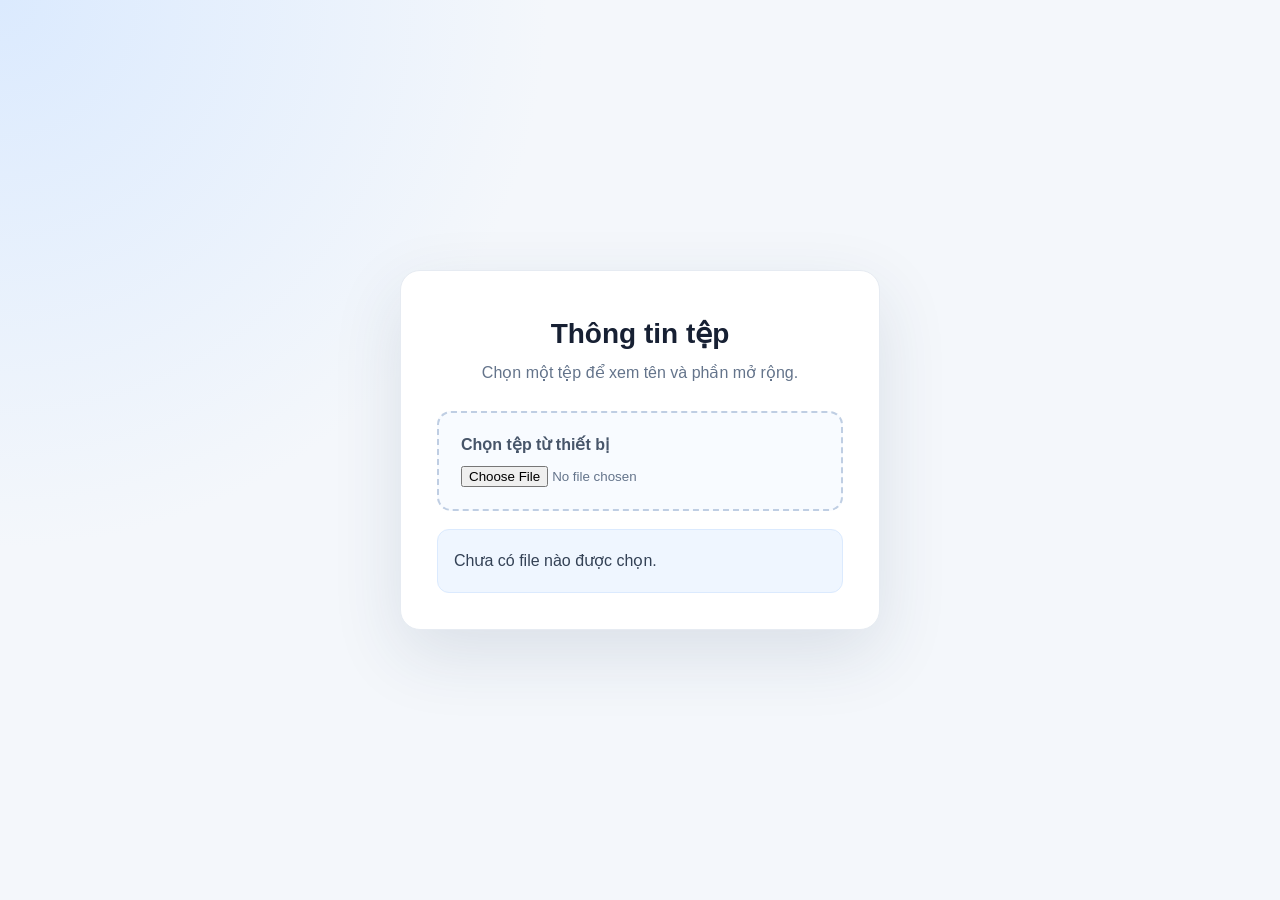
<file: 6651071037_C11/index.html>
<!DOCTYPE html>
<html lang="vi">
  <head>
    <meta charset="UTF-8" />
    <meta name="viewport" content="width=device-width, initial-scale=1.0" />
    <title>Câu 11</title>
    <script src="../jquery-3.7.1.min.js"></script>
    <link rel="stylesheet" href="style.css" />
  </head>
  <body>
    <div class="box">
      <h2>Thông tin tệp</h2>
      <p class="description">Chọn một tệp để xem tên và phần mở rộng.</p>
      <label class="upload-area" for="fileInput">
        <span>Chọn tệp từ thiết bị</span>
        <input type="file" id="fileInput" />
      </label>
      <div id="fileInfo">Chưa có file nào được chọn.</div>
    </div>
    <script src="script.js"></script>
  </body>
</html>
</file>
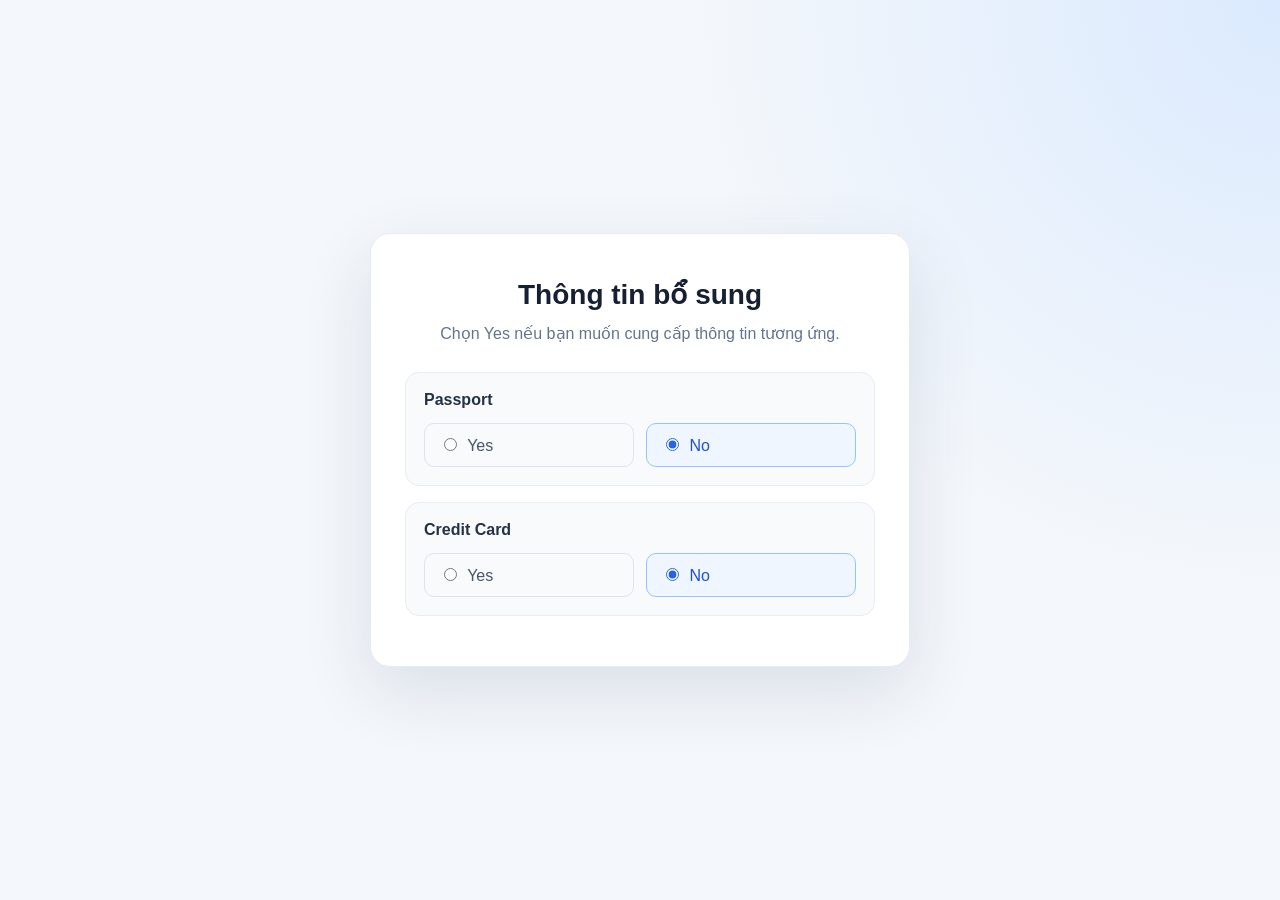
<file: 6651071037_C12/index.html>
<!DOCTYPE html>
<html lang="vi">
  <head>
    <meta charset="UTF-8" />
    <meta name="viewport" content="width=device-width, initial-scale=1.0" />
    <title>Câu 12</title>
    <script src="../jquery-3.7.1.min.js"></script>
    <link rel="stylesheet" href="style.css" />
  </head>
  <body>
    <div class="box">
      <h2>Thông tin bổ sung</h2>
      <p class="description">Chọn Yes nếu bạn muốn cung cấp thông tin tương ứng.</p>
      <div class="row">
        <span class="label">Passport</span>
        <div class="option-group">
          <label><input type="radio" name="passport" value="yes" /> Yes</label>
          <label><input type="radio" name="passport" value="no" checked /> No</label>
        </div>
        <div id="passportBox" class="hidden">
          <input type="text" placeholder="Nhập thông tin passport" />
        </div>
      </div>
      <div class="row">
        <span class="label">Credit Card</span>
        <div class="option-group">
          <label><input type="radio" name="credit" value="yes" /> Yes</label>
          <label><input type="radio" name="credit" value="no" checked /> No</label>
        </div>
        <div id="creditBox" class="hidden">
          <input type="text" placeholder="Nhập thông tin thẻ" />
        </div>
      </div>
    </div>
    <script src="script.js"></script>
  </body>
</html>
</file>
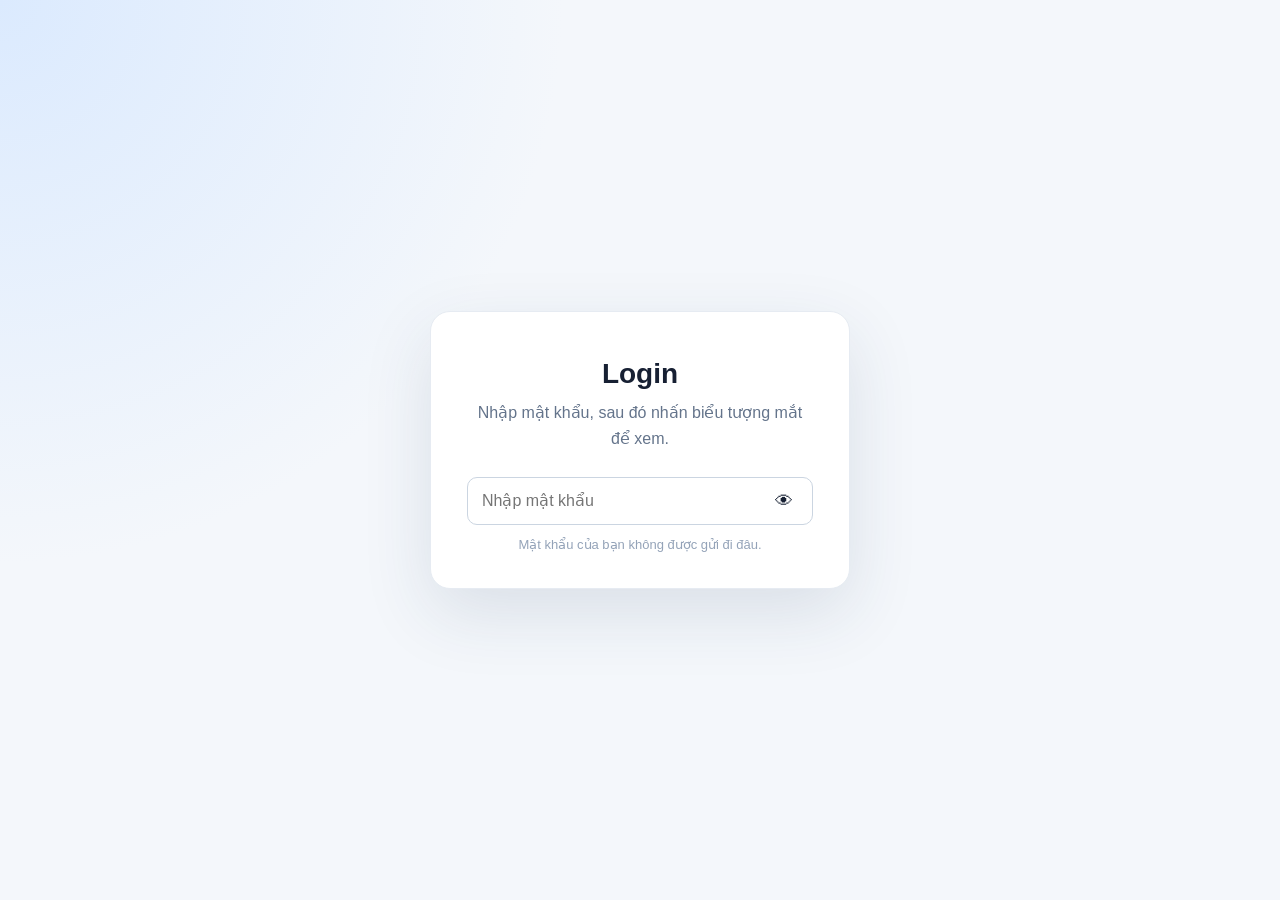
<file: 6651071037_C13/index.html>
<!DOCTYPE html>
<html lang="vi">
  <head>
    <meta charset="UTF-8" />
    <meta name="viewport" content="width=device-width, initial-scale=1.0" />
    <title>Câu 13</title>
    <script src="../jquery-3.7.1.min.js"></script>
    <link rel="stylesheet" href="style.css" />
  </head>
  <body>
    <div class="box">
      <h2>Login</h2>
      <p class="description">Nhập mật khẩu, sau đó nhấn biểu tượng mắt để xem.</p>
      <div class="password-wrap">
        <input type="password" id="password" placeholder="Nhập mật khẩu" />
        <span class="eye" id="togglePassword">👁</span>
      </div>
      <p class="hint">Mật khẩu của bạn không được gửi đi đâu.</p>
    </div>
    <script src="script.js"></script>
  </body>
</html>
</file>
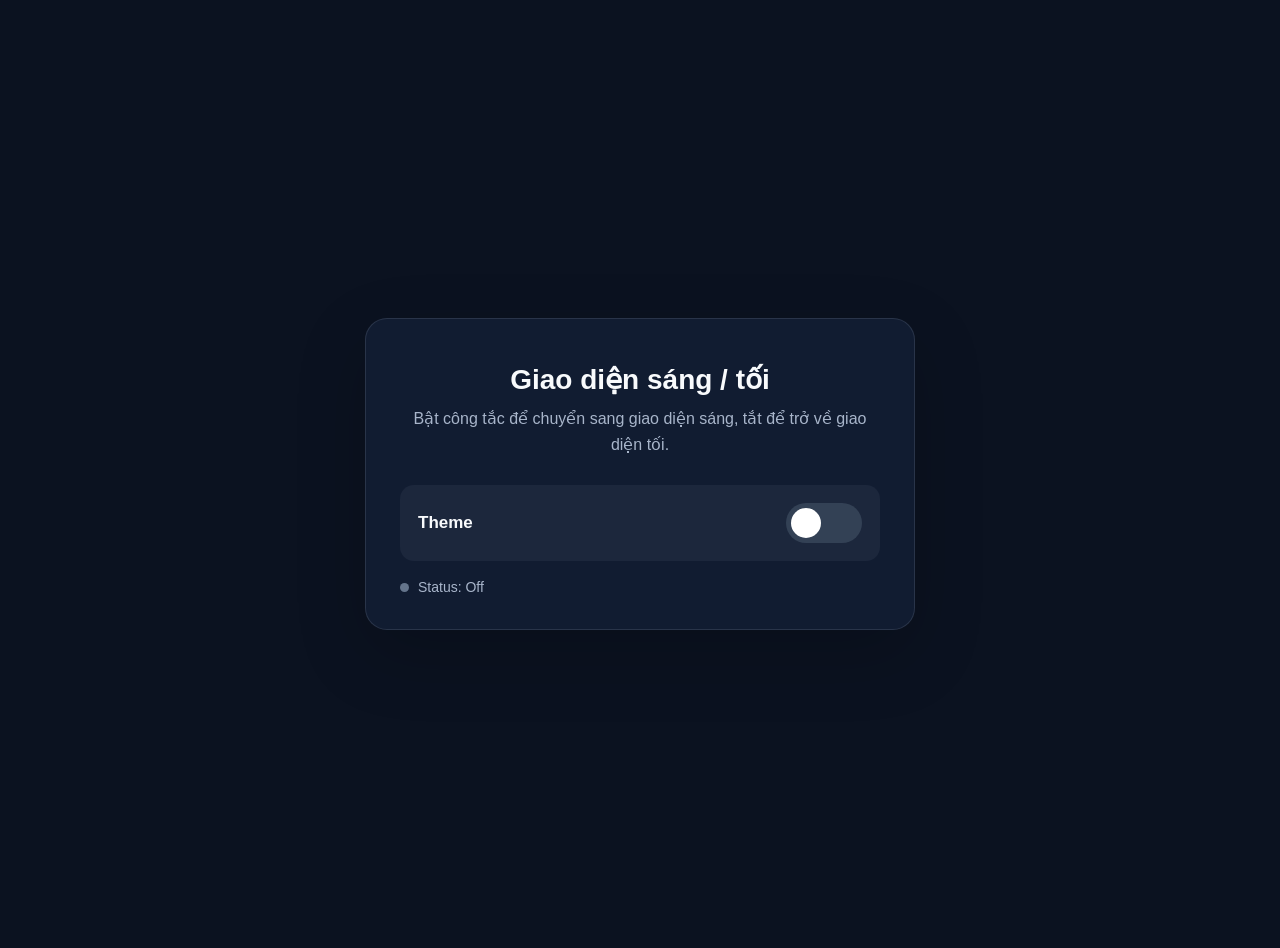
<file: 6651071037_C14/index.html>
<!DOCTYPE html>
<html lang="vi">
  <head>
    <meta charset="UTF-8" />
    <meta name="viewport" content="width=device-width, initial-scale=1.0" />
    <title>Câu 14</title>
    <script src="../jquery-3.7.1.min.js"></script>
    <link rel="stylesheet" href="style.css" />
  </head>
  <body>
    <div class="panel">
      <h2>Giao diện sáng / tối</h2>
      <p class="description">Bật công tắc để chuyển sang giao diện sáng, tắt để trở về giao diện tối.</p>
      <div class="toggle-row">
        <div class="label">Theme</div>
        <div id="themeToggle" class="switch" role="switch" aria-checked="false" tabindex="0" aria-label="Toggle theme"><div class="slider"></div></div>
      </div>
      <div class="status" id="themeStatus">Status: Off</div>
    </div>
    <script src="script.js"></script>
  </body>
</html>
</file>
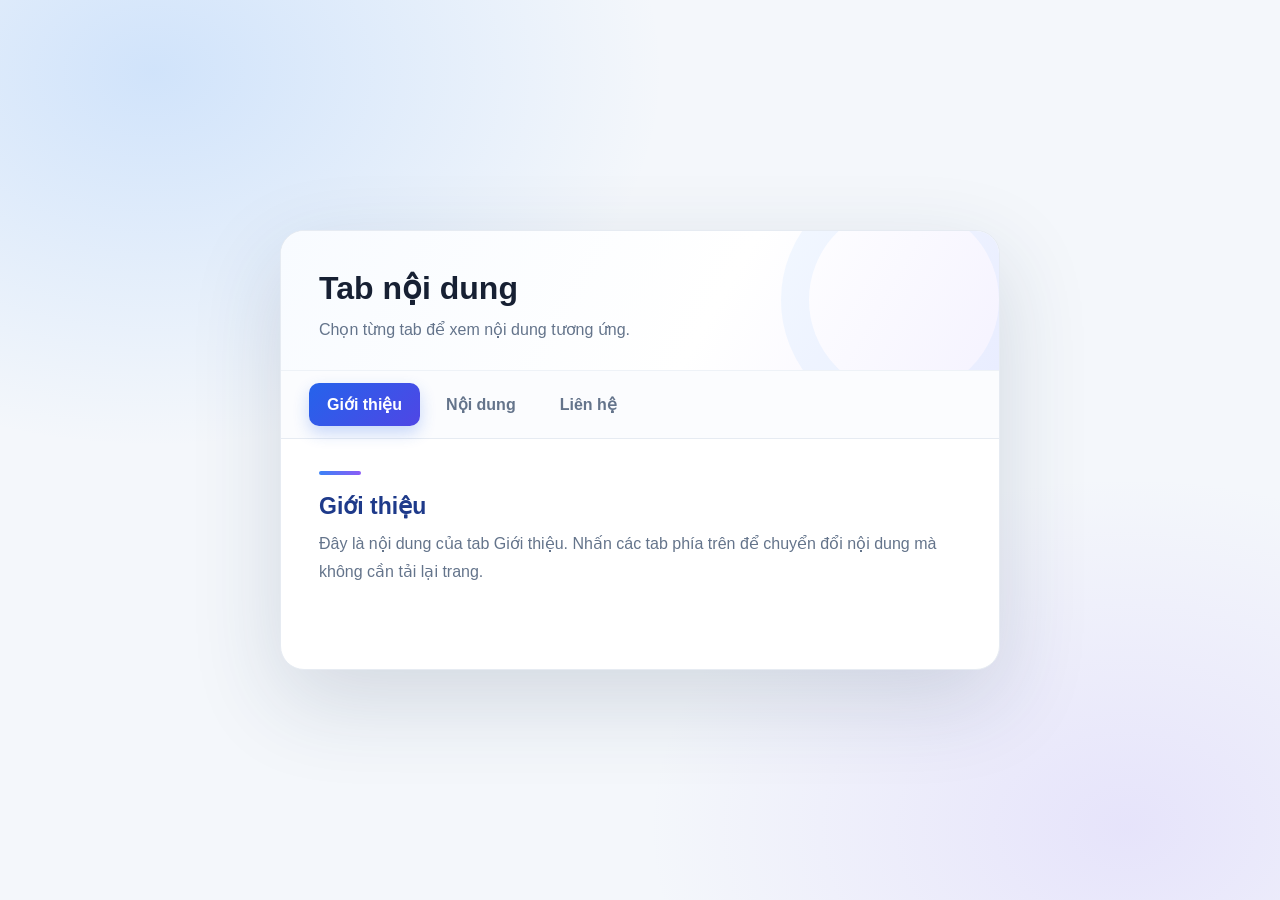
<file: 6651071037_C15/index.html>
<!DOCTYPE html>
<html lang="vi">
  <head>
    <meta charset="UTF-8" />
    <meta name="viewport" content="width=device-width, initial-scale=1.0" />
    <title>Câu 15 - Tabs với jQuery</title>
    <script src="../jquery-3.7.1.min.js"></script>
    <link rel="stylesheet" href="style.css" />
  </head>
  <body>
    <main class="card">
      <header class="card-header">
        <h1>Tab nội dung</h1>
        <p class="description">Chọn từng tab để xem nội dung tương ứng.</p>
      </header>

      <div class="tab-list" role="tablist" aria-label="Các mục nội dung">
        <button class="tab-button active" id="tab-1" type="button" role="tab"
          aria-selected="true" aria-controls="panel-1" tabindex="0">Giới thiệu</button>
        <button class="tab-button" id="tab-2" type="button" role="tab"
          aria-selected="false" aria-controls="panel-2" tabindex="-1">Nội dung</button>
        <button class="tab-button" id="tab-3" type="button" role="tab"
          aria-selected="false" aria-controls="panel-3" tabindex="-1">Liên hệ</button>
      </div>

      <section class="tab-panel" id="panel-1" role="tabpanel" aria-labelledby="tab-1">
        <h2>Giới thiệu</h2>
        <p>Đây là nội dung của tab Giới thiệu. Nhấn các tab phía trên để chuyển đổi nội dung mà không cần tải lại trang.</p>
      </section>
      <section class="tab-panel" id="panel-2" role="tabpanel" aria-labelledby="tab-2" hidden>
        <h2>Nội dung</h2>
        <p>Các tab được dàn trang bằng CSS. jQuery lắng nghe sự kiện click, đổi trạng thái tab đang chọn và hiển thị đúng phần nội dung.</p>
      </section>
      <section class="tab-panel" id="panel-3" role="tabpanel" aria-labelledby="tab-3" hidden>
        <h2>Liên hệ</h2>
        <p>Đây là nội dung của tab Liên hệ. Bạn có thể thay các tiêu đề và phần nội dung mẫu này theo source được cung cấp.</p>
      </section>
    </main>
    <script src="script.js"></script>
  </body>
</html>
</file>
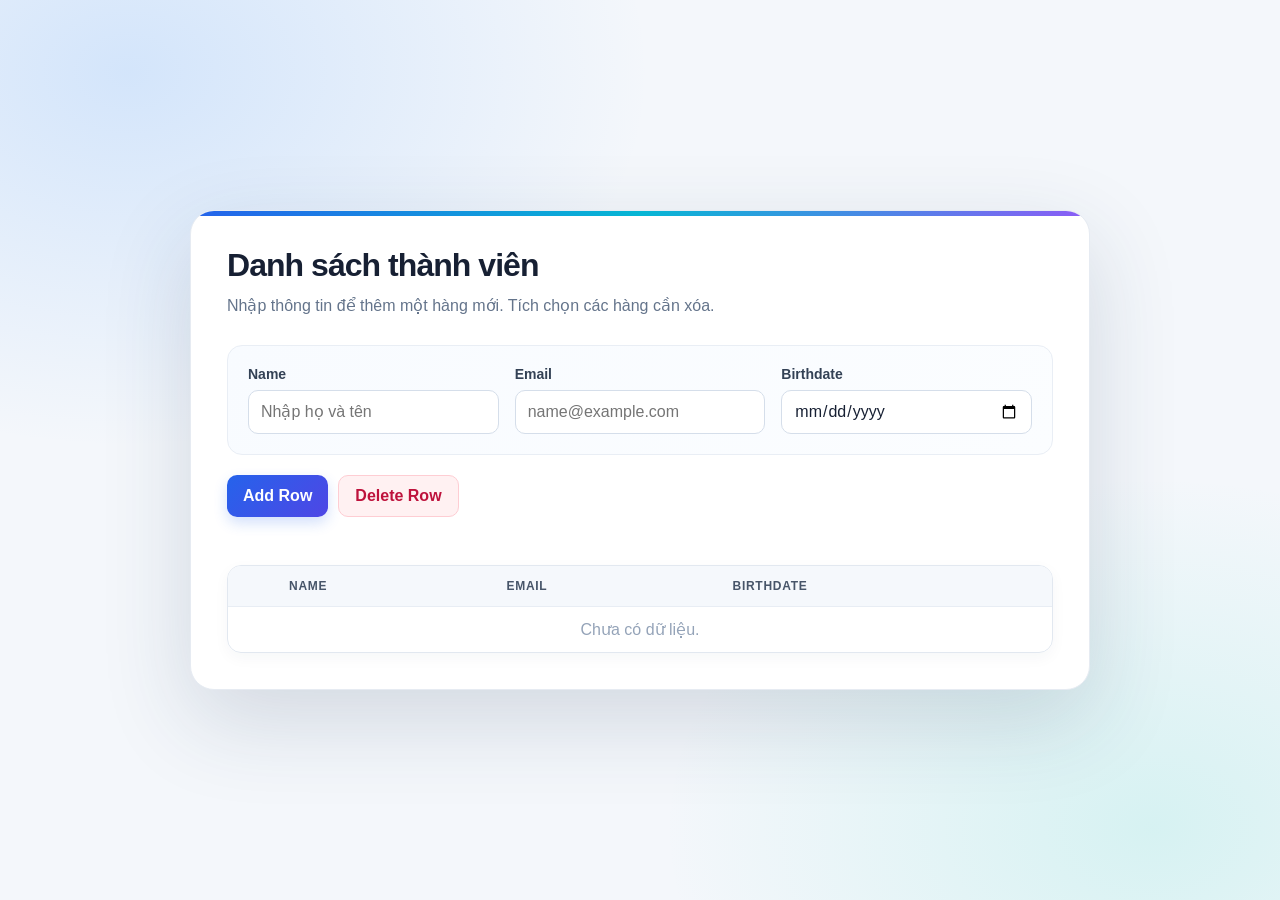
<file: 6651071037_C16/index.html>
<!DOCTYPE html>
<html lang="vi">
  <head>
    <meta charset="UTF-8" />
    <meta name="viewport" content="width=device-width, initial-scale=1.0" />
    <title>Quản lý danh sách</title>
    <script src="../jquery-3.7.1.min.js"></script>
    <link rel="stylesheet" href="style.css" />
  </head>
  <body>
    <main class="card">
      <h1>Danh sách thành viên</h1>
      <p class="description">Nhập thông tin để thêm một hàng mới. Tích chọn các hàng cần xóa.</p>

      <form id="memberForm" novalidate>
        <div class="form-grid">
          <div>
            <label for="name">Name</label>
            <input id="name" name="name" type="text" placeholder="Nhập họ và tên" required />
          </div>
          <div>
            <label for="email">Email</label>
            <input id="email" name="email" type="email" placeholder="name@example.com" required />
          </div>
          <div>
            <label for="birthdate">Birthdate</label>
            <input id="birthdate" name="birthdate" type="date" required />
          </div>
        </div>
        <div class="actions">
          <button class="add-button" type="submit">Add Row</button>
          <button class="delete-button" id="deleteRows" type="button">Delete Row</button>
        </div>
        <p id="message" class="message" role="status" aria-live="polite"></p>
      </form>

      <div class="table-wrap">
        <table>
          <thead>
            <tr>
              <th class="select-cell"><span class="sr-only">Chọn</span></th>
              <th>Name</th>
              <th>Email</th>
              <th>Birthdate</th>
            </tr>
          </thead>
          <tbody id="memberRows">
            <tr class="empty-row"><td colspan="4">Chưa có dữ liệu.</td></tr>
          </tbody>
        </table>
      </div>
    </main>
    <script src="script.js"></script>
  </body>
</html>
</file>
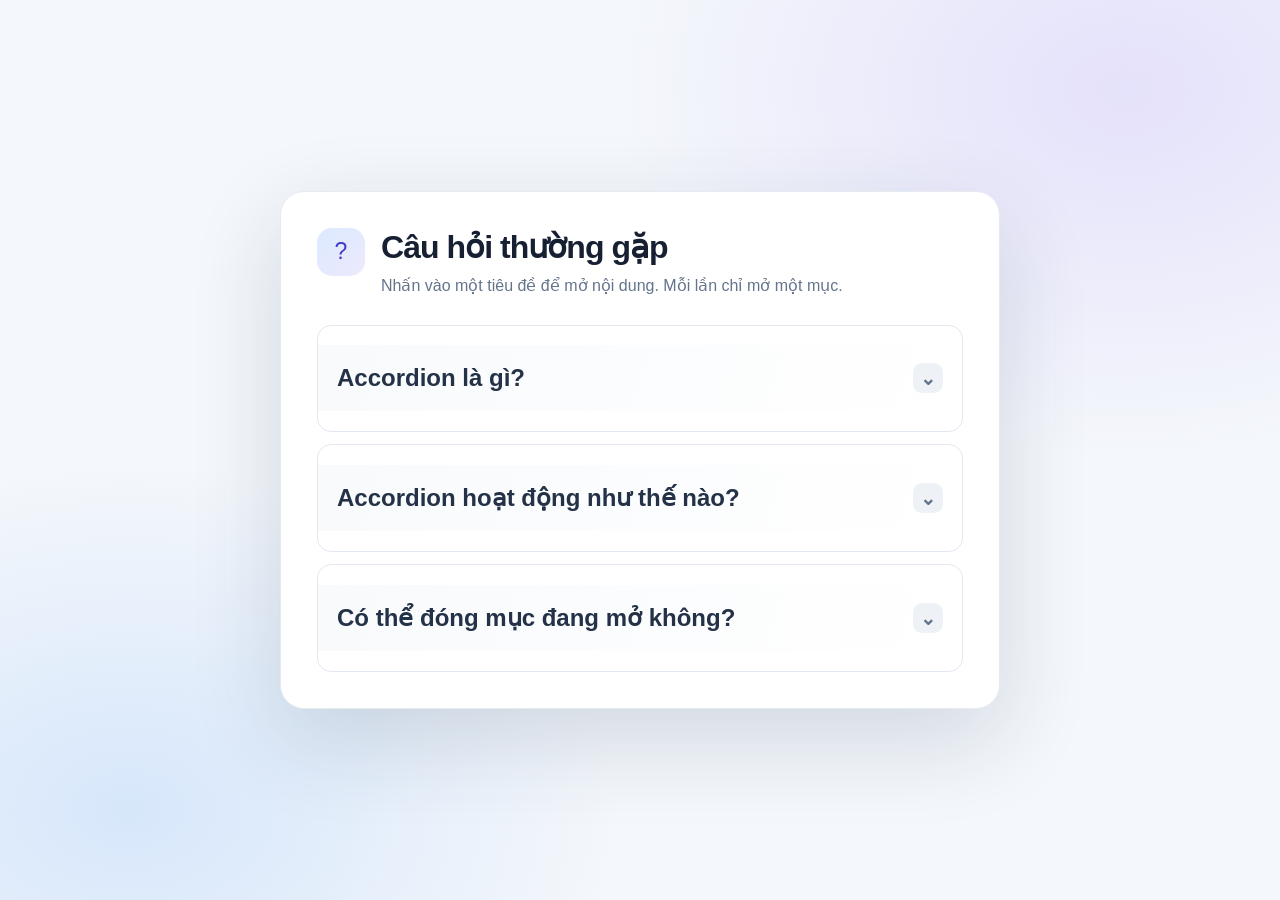
<file: 6651071037_C17/index.html>
<!DOCTYPE html>
<html lang="vi">
  <head>
    <meta charset="UTF-8" />
    <meta name="viewport" content="width=device-width, initial-scale=1.0" />
    <title>Accordion</title>
    <script src="../jquery-3.7.1.min.js"></script>
    <link rel="stylesheet" href="style.css" />
  </head>
  <body>
    <main class="card">
      <div class="heading-row">
        <div class="heading-icon" aria-hidden="true">?</div>
        <div>
          <h1>Câu hỏi thường gặp</h1>
          <p class="description">Nhấn vào một tiêu đề để mở nội dung. Mỗi lần chỉ mở một mục.</p>
        </div>
      </div>

      <section class="accordion-item">
        <h2>
          <button class="accordion-title" type="button" aria-expanded="false" aria-controls="content-1">
            Accordion là gì?
            <span class="chevron" aria-hidden="true">⌄</span>
          </button>
        </h2>
        <div class="accordion-content" id="content-1" hidden>
          <p>Accordion là thành phần giao diện gồm các tiêu đề có thể bấm để mở hoặc đóng phần nội dung bên dưới.</p>
        </div>
      </section>

      <section class="accordion-item">
        <h2>
          <button class="accordion-title" type="button" aria-expanded="false" aria-controls="content-2">
            Accordion hoạt động như thế nào?
            <span class="chevron" aria-hidden="true">⌄</span>
          </button>
        </h2>
        <div class="accordion-content" id="content-2" hidden>
          <p>jQuery xử lý sự kiện click trên tiêu đề, đóng các phần nội dung khác rồi mở phần nội dung tương ứng với tiêu đề vừa chọn.</p>
        </div>
      </section>

      <section class="accordion-item">
        <h2>
          <button class="accordion-title" type="button" aria-expanded="false" aria-controls="content-3">
            Có thể đóng mục đang mở không?
            <span class="chevron" aria-hidden="true">⌄</span>
          </button>
        </h2>
        <div class="accordion-content" id="content-3" hidden>
          <p>Có. Nhấn lại tiêu đề đang mở để đóng mục đó; các mục còn lại vẫn được giữ ở trạng thái đóng.</p>
        </div>
      </section>
    </main>
    <script src="script.js"></script>
  </body>
</html>
</file>
<file: 6651071037_C11/style.css>
* { box-sizing: border-box; }
      body {
        font-family: "Segoe UI", Arial, sans-serif;
        background: radial-gradient(circle at top left, #dbeafe, transparent 35%), #f4f7fb;
        display: flex;
        justify-content: center;
        align-items: center;
        min-height: 100vh;
        margin: 0;
        padding: 24px;
        color: #172033;
      }
      .box {
        width: min(100%, 480px);
        background: #fff;
        border: 1px solid #e6ebf2;
        border-radius: 20px;
        padding: 36px;
        box-shadow: 0 24px 70px rgba(31, 54, 88, 0.12);
      }
      .eyebrow {
        color: #2563eb;
        font-size: 12px;
        font-weight: 800;
        letter-spacing: .14em;
        text-align: center;
        text-transform: uppercase;
      }
      h2 { text-align: center; margin: 10px 0; font-size: 28px; }
      .description { color: #64748b; text-align: center; line-height: 1.6; margin: 0 0 26px; }
      .upload-area {
        display: block;
        border: 2px dashed #bfcee3;
        border-radius: 14px;
        padding: 22px;
        background: #f8fbff;
      }
      .upload-area span { display: block; color: #475569; font-weight: 600; margin-bottom: 12px; }
      input[type="file"] { width: 100%; color: #64748b; }
      #fileInfo {
        background: #eff6ff;
        border: 1px solid #dbeafe;
        border-radius: 12px;
        color: #334155;
        padding: 16px;
        line-height: 1.9;
        margin-top: 18px;
        overflow-wrap: anywhere;
      }
      @media (max-width: 480px) {
        .box { padding: 26px 20px; }
        h2 { font-size: 24px; }
      }
</file>
<file: 6651071037_C12/style.css>
* { box-sizing: border-box; }
      body {
        font-family: "Segoe UI", Arial, sans-serif;
        color: #172033;
        background: radial-gradient(circle at top right, #dbeafe, transparent 38%), #f4f7fb;
        display: flex;
        justify-content: center;
        align-items: center;
        min-height: 100vh;
        margin: 0;
        padding: 24px;
      }
      .box {
        width: min(100%, 540px);
        background: #fff;
        border: 1px solid #e6ebf2;
        border-radius: 20px;
        padding: 34px;
        box-shadow: 0 24px 70px rgba(31, 54, 88, 0.12);
      }
      .eyebrow {
        color: #2563eb; font-size: 12px; font-weight: 800;
        letter-spacing: .14em; text-align: center; text-transform: uppercase;
      }
      h2 { text-align: center; margin: 10px 0; font-size: 28px; }
      .description { color: #64748b; text-align: center; line-height: 1.6; margin: 0 0 26px; }
      .row {
        background: #f8fafc;
        border: 1px solid #e8edf4;
        border-radius: 14px;
        padding: 18px;
        margin-bottom: 16px;
      }
      .label { display: block; font-weight: 700; margin-bottom: 14px; color: #243247; }
      .option-group { display: flex; gap: 12px; }
      .option-group label {
        flex: 1; border: 1px solid #dce4ef; border-radius: 10px;
        padding: 11px 14px; color: #475569; cursor: pointer;
        transition: border-color .2s, background .2s;
      }
      .option-group label:has(input:checked) {
        background: #eff6ff; border-color: #93c5fd; color: #1d4ed8;
      }
      input[type="radio"] { accent-color: #2563eb; margin-right: 6px; }
      .hidden { display: none; }
      input[type="text"] {
        width: 100%; padding: 12px 14px; border: 1px solid #cbd5e1;
        border-radius: 9px; margin-top: 14px; font: inherit; background: #fff;
        outline: none; transition: border-color .2s, box-shadow .2s;
      }
      input[type="text"]:focus { border-color: #3b82f6; box-shadow: 0 0 0 3px #dbeafe; }
      @media (max-width: 480px) { .box { padding: 26px 20px; } h2 { font-size: 24px; } }
</file>
<file: 6651071037_C13/style.css>
* { box-sizing: border-box; }
      body {
        font-family: "Segoe UI", Arial, sans-serif;
        color: #172033;
        background: radial-gradient(circle at top left, #dbeafe, transparent 36%), #f4f7fb;
        display: flex;
        justify-content: center;
        align-items: center;
        min-height: 100vh;
        margin: 0;
        padding: 24px;
      }
      .box {
        width: min(100%, 420px); background: #fff; border: 1px solid #e6ebf2;
        border-radius: 20px; padding: 36px;
        box-shadow: 0 24px 70px rgba(31, 54, 88, 0.12);
      }
      .eyebrow {
        color: #2563eb; font-size: 12px; font-weight: 800;
        letter-spacing: .14em; text-align: center; text-transform: uppercase;
      }
      h2 { text-align: center; margin: 10px 0; font-size: 28px; }
      .description { color: #64748b; text-align: center; line-height: 1.6; margin: 0 0 26px; }
      .password-wrap { position: relative; }
      input[type="password"], input[type="text"] {
        width: 100%; padding: 14px 48px 14px 14px;
        border: 1px solid #cbd5e1; border-radius: 10px; font: inherit;
        outline: none; transition: border-color .2s, box-shadow .2s;
      }
      input[type="password"]:focus, input[type="text"]:focus {
        border-color: #3b82f6; box-shadow: 0 0 0 3px #dbeafe;
      }
      .eye {
        position: absolute; right: 12px; top: 50%; transform: translateY(-50%);
        display: grid; place-items: center; width: 34px; height: 34px;
        border-radius: 8px; cursor: pointer; font-size: 18px;
        transition: background .2s;
      }
      .eye:hover { background: #eff6ff; }
      .hint { margin: 12px 0 0; color: #94a3b8; font-size: 13px; text-align: center; }
      @media (max-width: 480px) { .box { padding: 28px 22px; } h2 { font-size: 24px; } }
</file>
<file: 6651071037_C14/style.css>
:root {
        --bg: #0b1220; --panel: #111c31; --text: #f8fafc; --muted: #a8b5ca;
        --button-bg: #334155; --button-text: #ffffff; --accent: #60a5fa;
      }
      body.light {
        --bg: #eef4fb; --panel: #ffffff; --text: #172033; --muted: #64748b;
        --button-bg: #dbeafe; --button-text: #1e3a8a; --accent: #2563eb;
      }
      body {
        margin: 0; font-family: "Segoe UI", Arial, sans-serif; background: var(--bg); color: var(--text);
        min-height: 100vh; display: flex; justify-content: center; align-items: center;
        padding: 24px; transition: background .3s ease, color .3s ease;
      }
      .panel {
        width: min(100%, 480px); background: var(--panel); border: 1px solid rgba(148,163,184,.18);
        border-radius: 22px; padding: 34px;
        box-shadow: 0 24px 70px rgba(0,0,0,.18); transition: background .3s ease;
      }
      .eyebrow { color: var(--accent); font-size: 12px; font-weight: 800; letter-spacing: .14em; text-transform: uppercase; text-align: center; }
      h2 { font-size: 28px; text-align: center; margin: 10px 0; }
      .description { color: var(--muted); text-align: center; line-height: 1.6; margin: 0 0 28px; }
      .toggle-row { display: flex; justify-content: space-between; align-items: center; background: rgba(148,163,184,.08); border-radius: 14px; padding: 18px; }
      .label { font-size: 17px; font-weight: 700; }
      .switch {
        position: relative; width: 76px; height: 40px; background: var(--button-bg);
        border-radius: 999px; cursor: pointer; transition: background .3s ease;
        outline: none;
      }
      .switch .slider {
        position: absolute; width: 30px; height: 30px; border-radius: 50%;
        background: var(--button-text); top: 5px; left: 5px; transition: left .3s ease;
      }
      .switch.on { background: var(--accent); }
      .switch.on .slider { left: 41px; }
      .switch:focus-visible { box-shadow: 0 0 0 4px rgba(96,165,250,.3); }
      .status { display: flex; align-items: center; gap: 9px; font-size: 14px; color: var(--muted); margin-top: 18px; }
      .status::before { content: ""; width: 9px; height: 9px; border-radius: 50%; background: #64748b; }
      body.light .status::before { background: #22c55e; }
      @media (max-width: 480px) { .panel { padding: 28px 22px; } h2 { font-size: 24px; } }
</file>
<file: 6651071037_C15/style.css>
* {
        box-sizing: border-box;
      }

      body {
        min-height: 100vh;
        margin: 0;
        padding: 24px;
        display: grid;
        place-items: center;
        background:
          radial-gradient(ellipse at 12% 8%, rgba(96, 165, 250, 0.24), transparent 32%),
          radial-gradient(ellipse at 88% 92%, rgba(167, 139, 250, 0.18), transparent 30%),
          #f4f7fb;
        color: #172033;
        font-family: "Segoe UI", Arial, sans-serif;
      }

      .card {
        width: min(100%, 720px);
        overflow: hidden;
        background: #fff;
        border: 1px solid #e6ebf2;
        border-radius: 24px;
        box-shadow: 0 30px 90px rgba(31, 54, 88, 0.16);
      }

      .card-header {
        position: relative;
        overflow: hidden;
        padding: 38px 38px 28px;
        background: linear-gradient(120deg, #f8fbff, #fff 60%, #f5f3ff);
      }

      .card-header::after {
        position: absolute;
        top: -54px;
        right: -28px;
        width: 190px;
        height: 190px;
        border: 28px solid rgba(96, 165, 250, 0.08);
        border-radius: 50%;
        content: "";
        pointer-events: none;
      }

      .eyebrow {
        margin: 0 0 8px;
        color: #2563eb;
        font-size: 12px;
        font-weight: 800;
        letter-spacing: 0.14em;
        text-transform: uppercase;
      }

      h1 {
        margin: 0;
        font-size: clamp(24px, 5vw, 32px);
      }

      .description {
        margin: 10px 0 0;
        color: #64748b;
        line-height: 1.6;
      }

      .tab-list {
        display: flex;
        gap: 8px;
        padding: 12px 28px;
        border-top: 1px solid #eef2f7;
        border-bottom: 1px solid #e6ebf2;
        background: #fbfcfe;
      }

      .tab-button {
        position: relative;
        padding: 12px 18px;
        border: 0;
        border-radius: 10px;
        background: transparent;
        color: #64748b;
        cursor: pointer;
        font: inherit;
        font-weight: 650;
        transition: background 0.2s, color 0.2s, box-shadow 0.2s, transform 0.2s;
      }

      .tab-button:hover {
        background: #eef4fb;
        color: #1d4ed8;
        transform: translateY(-1px);
      }

      .tab-button.active {
        color: #fff;
        background: linear-gradient(135deg, #2563eb, #4f46e5);
        box-shadow: 0 7px 16px rgba(37, 99, 235, 0.24);
      }

      .tab-button:focus-visible {
        outline: 3px solid #bfdbfe;
        outline-offset: 2px;
      }

      .tab-panel {
        min-height: 230px;
        padding: 32px 38px 38px;
        animation: appear 0.26s ease;
      }

      .tab-panel[hidden] {
        display: none;
      }

      .tab-panel h2 {
        margin: 0 0 10px;
        color: #1e3a8a;
        font-size: 23px;
      }

      .tab-panel p {
        margin: 0;
        color: #64748b;
        line-height: 1.75;
      }

      .tab-panel::before {
        display: block;
        width: 42px;
        height: 4px;
        margin-bottom: 18px;
        border-radius: 99px;
        background: linear-gradient(90deg, #3b82f6, #8b5cf6);
        content: "";
      }

      @keyframes appear {
        from { opacity: 0; transform: translateY(5px); }
        to { opacity: 1; transform: translateY(0); }
      }

      @media (max-width: 520px) {
        .card-header { padding: 28px 22px 22px; }
        .tab-list { gap: 4px; padding: 10px 12px; }
        .tab-button { flex: 1; padding: 11px 7px; font-size: 13px; }
        .tab-panel { min-height: 190px; padding: 24px 22px 28px; }
      }
</file>
<file: 6651071037_C16/style.css>
* { box-sizing: border-box; }
      body {
        min-height: 100vh;
        margin: 0;
        padding: 32px 20px;
        display: grid;
        place-items: center;
        background:
          radial-gradient(ellipse at 10% 8%, rgba(96, 165, 250, 0.22), transparent 32%),
          radial-gradient(ellipse at 90% 92%, rgba(45, 212, 191, 0.15), transparent 30%),
          #f4f7fb;
        color: #172033;
        font-family: "Segoe UI", Arial, sans-serif;
      }
      .card {
        width: min(100%, 900px);
        position: relative;
        overflow: hidden;
        padding: 36px;
        background: #fff;
        border: 1px solid #e6ebf2;
        border-radius: 24px;
        box-shadow: 0 30px 90px rgba(31, 54, 88, 0.16);
      }
      .card::before {
        position: absolute;
        top: 0;
        right: 0;
        left: 0;
        height: 5px;
        background: linear-gradient(90deg, #2563eb, #06b6d4, #8b5cf6);
        content: "";
      }
      h1 { margin: 0; font-size: clamp(25px, 4vw, 32px); letter-spacing: -0.03em; }
      .description { margin: 9px 0 26px; color: #64748b; line-height: 1.6; }
      .form-grid {
        display: grid;
        grid-template-columns: repeat(3, minmax(0, 1fr));
        gap: 16px;
        align-items: end;
        padding: 20px;
        border: 1px solid #e9eef5;
        border-radius: 15px;
        background: linear-gradient(135deg, #f8fbff, #fbfdff);
      }
      label { display: block; margin-bottom: 8px; color: #334155; font-size: 14px; font-weight: 700; }
      input[type="text"], input[type="email"], input[type="date"] {
        width: 100%;
        height: 44px;
        padding: 0 12px;
        border: 1px solid #d5deea;
        border-radius: 10px;
        background: #fff;
        color: #172033;
        font: inherit;
        outline: none;
      }
      input:focus { border-color: #3b82f6; box-shadow: 0 0 0 4px rgba(59, 130, 246, .14); }
      .actions { display: flex; gap: 10px; margin: 20px 0 12px; }
      button {
        min-height: 42px;
        padding: 0 16px;
        border: 0;
        border-radius: 10px;
        cursor: pointer;
        font: inherit;
        font-weight: 700;
        transition: background .2s, transform .2s, box-shadow .2s;
      }
      button:hover { transform: translateY(-1px); }
      .add-button { background: linear-gradient(135deg, #2563eb, #4f46e5); color: #fff; box-shadow: 0 6px 14px rgba(37, 99, 235, .2); }
      .add-button:hover { background: #1d4ed8; }
      .delete-button { background: #fff1f2; color: #be123c; border: 1px solid #fecdd3; }
      .delete-button:hover { background: #fecaca; }
      .message { min-height: 24px; margin: 0 0 12px; color: #b91c1c; font-size: 14px; }
      .table-wrap { overflow-x: auto; border: 1px solid #e2e8f0; border-radius: 14px; box-shadow: 0 5px 15px rgba(31, 54, 88, .04); }
      table { width: 100%; border-collapse: collapse; text-align: left; }
      th, td { padding: 13px 15px; border-bottom: 1px solid #e8edf4; }
      th { background: #f5f8fc; color: #475569; font-size: 12px; letter-spacing: .06em; text-transform: uppercase; }
      tbody tr:last-child td { border-bottom: 0; }
      tbody tr:not(.empty-row):hover { background: #f5f9ff; }
      tbody tr:not(.empty-row) { transition: background .18s; }
      .select-cell { width: 46px; text-align: center; }
      input[type="checkbox"] { width: 16px; height: 16px; accent-color: #2563eb; cursor: pointer; }
      .empty-row { color: #94a3b8; text-align: center; }
      .sr-only {
        position: absolute;
        width: 1px;
        height: 1px;
        padding: 0;
        margin: -1px;
        overflow: hidden;
        clip: rect(0, 0, 0, 0);
        white-space: nowrap;
        border: 0;
      }
      @media (max-width: 680px) {
        .card { padding: 28px 18px 22px; }
        .form-grid { grid-template-columns: 1fr; gap: 12px; padding: 16px; }
        .actions { flex-wrap: wrap; }
      }
</file>
<file: 6651071037_C17/style.css>
* { box-sizing: border-box; }
      body {
        min-height: 100vh;
        margin: 0;
        padding: 28px 20px;
        display: grid;
        place-items: center;
        background:
          radial-gradient(ellipse at 88% 10%, rgba(167, 139, 250, 0.2), transparent 32%),
          radial-gradient(ellipse at 10% 90%, rgba(96, 165, 250, 0.2), transparent 30%),
          #f4f7fb;
        color: #172033;
        font-family: "Segoe UI", Arial, sans-serif;
      }
      .card {
        width: min(100%, 720px);
        position: relative;
        overflow: hidden;
        padding: 36px;
        background: #fff;
        border: 1px solid #e6ebf2;
        border-radius: 24px;
        box-shadow: 0 30px 90px rgba(31, 54, 88, 0.16);
      }
      .heading-row { display: flex; align-items: flex-start; gap: 16px; margin-bottom: 26px; }
      .heading-icon {
        flex: 0 0 48px;
        display: grid;
        width: 48px;
        height: 48px;
        place-items: center;
        border-radius: 15px;
        background: linear-gradient(135deg, #dbeafe, #ede9fe);
        color: #4338ca;
        font-size: 23px;
      }
      h1 { margin: 0; font-size: clamp(25px, 4vw, 32px); letter-spacing: -0.03em; }
      .description { margin: 7px 0 0; color: #64748b; line-height: 1.6; }
      .accordion-item { overflow: hidden; margin-top: 12px; border: 1px solid #e2e8f0; border-radius: 14px; transition: border-color .2s, box-shadow .2s; }
      .accordion-item:has(.accordion-title[aria-expanded="true"]) {
        border-color: #bfdbfe;
        box-shadow: 0 8px 22px rgba(37, 99, 235, .08);
      }
      .accordion-title {
        display: flex;
        width: 100%;
        align-items: center;
        justify-content: space-between;
        padding: 18px 19px;
        border: 0;
        background: linear-gradient(110deg, #f8fafc, #fff);
        color: #243247;
        cursor: pointer;
        font: inherit;
        font-weight: 700;
        text-align: left;
        transition: background .2s, color .2s;
      }
      .accordion-title:hover { background: #eff6ff; color: #1d4ed8; }
      .accordion-title[aria-expanded="true"] { background: linear-gradient(110deg, #eff6ff, #f5f3ff); color: #1d4ed8; }
      .chevron {
        display: grid;
        flex: 0 0 30px;
        width: 30px;
        height: 30px;
        place-items: center;
        border-radius: 9px;
        background: #eef2f7;
        color: #64748b;
        font-size: 19px;
        transition: transform .22s, background .22s, color .22s;
      }
      .accordion-title[aria-expanded="true"] .chevron { transform: rotate(180deg); background: #dbeafe; color: #1d4ed8; }
      .accordion-content { padding: 4px 19px 21px; color: #64748b; line-height: 1.75; animation: content-in .2s ease; }
      .accordion-content[hidden] { display: none; }
      .accordion-content p { margin: 0; }
      .accordion-title:focus-visible { outline: 3px solid #bfdbfe; outline-offset: -3px; }
      @keyframes content-in {
        from { opacity: 0; transform: translateY(-4px); }
        to { opacity: 1; transform: translateY(0); }
      }
      @media (max-width: 520px) {
        .card { padding: 26px 18px; }
        .heading-row { gap: 12px; }
        .heading-icon { flex-basis: 42px; width: 42px; height: 42px; }
      }
</file>
